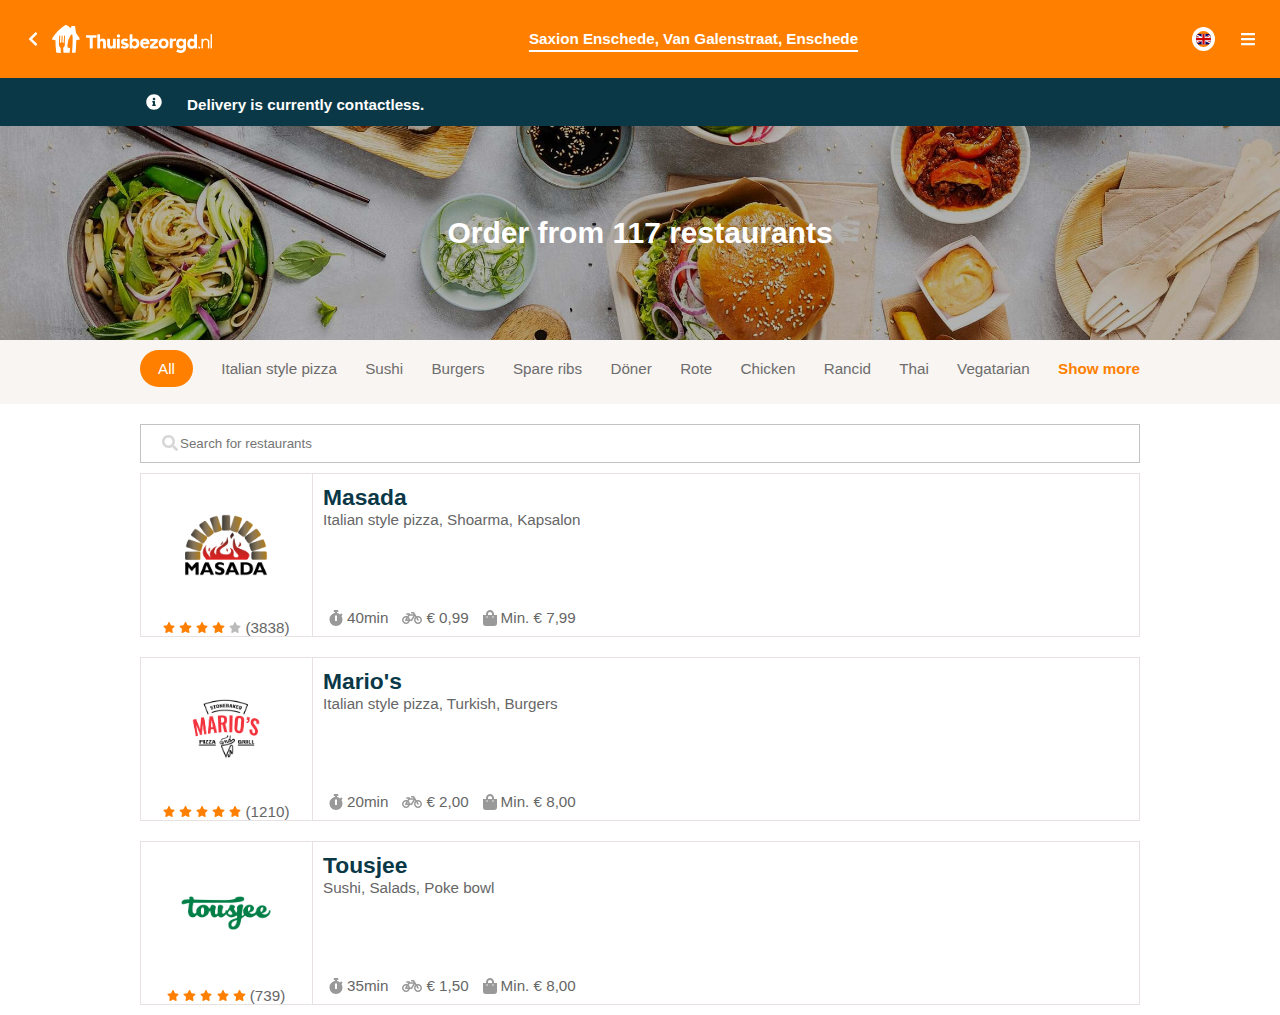
<file: Websites/css/index.html>
<!doctype html>
<html>
<head>
	<title>Fake Thuisbezorgd.nl</title>
    <meta charset="utf-8" />
    <link rel="stylesheet" type="text/css" href="style.css">
</head>
<body>
	<header>
		<img class="back icon" src="images/chevron-left.svg" alt="Back">

		<img class="logo" src="images/logo.svg" alt="Logo">

		<div class="middle">
			<div class="current-search">
				Saxion Enschede, Van Galenstraat, Enschede
			</div>
		</div>

		<img src="images/flag.svg" class="flag icon" alt="Language">
		<img src="images/bars.svg" class="menu icon" alt="Menu">
	</header>

	<section class="covid">
		<div class="centered">
			<img class="info icon" src="images/info-circle.svg" alt="Info">
			<div class="message">Delivery is currently contactless.</div>
		</div>
	</section>

	<section class="banner">
		<div class="restaurant-count">
			Order from 117 restaurants
		</div>
	</section>

	<section class="styles">
		<div class="centered">
			<div class="style selected">All</div>
			<div class="style">Italian style pizza</div>
			<div class="style">Sushi</div>
			<div class="style">Burgers</div>
			<div class="style">Spare ribs</div>
			<div class="style">Döner</div>
			<div class="style">Rote</div>
			<div class="style">Chicken</div>
			<div class="style">Rancid</div>
			<div class="style">Thai</div>
			<div class="style">Vegatarian</div>
			<div class="more">Show more</div>
		</div>
	</section>

	<section class="search centered">
		<div class="box">
			<img src="images/search.svg" class="icon" alt="Search">
			<input type="text" placeholder="Search for restaurants">
		</div>
	</section>

	<section class="results centered">
		<article>
			<div class="left">
				<div class="logo-area">
					<img src="images/masada.png" class="logo" alt="Logo">
				</div>
				<div class="stars">
					<img class="star" src="images/star-orange.svg" alt="Yellow star">
					<img class="star" src="images/star-orange.svg" alt="Yellow star">
					<img class="star" src="images/star-orange.svg" alt="Yellow star">
					<img class="star" src="images/star-orange.svg" alt="Yellow star">
					<img class="star" src="images/star-gray.svg" alt="Gray star">
					<span class="count">(3838)</span>
				</div>
			</div>
			<div class="right">
				<h2>Masada</h2>
				<div class="styles">Italian style pizza, Shoarma, Kapsalon</div>
				<footer>
					<img class="icon" src="images/stopwatch.svg" alt="Stop watch">
					<span class="info">40min</span>
					<img class="icon" src="images/bicycle.svg" alt="Bicycle">
					<span class="info">€ 0,99</span>
					<img class="icon" src="images/shopping-bag.svg" alt="Shopping bag">
					<span class="info">Min. € 7,99</span>
				</footer>
			</div>
		</article>
	</section>

	<section class="results centered">
		<article>
			<div class="left">
				<div class="logo-area">
					<img src="images/mario.png" class="logo" alt="Logo">
				</div>
				<div class="stars">
					<img class="star" src="images/star-orange.svg" alt="Yellow star">
					<img class="star" src="images/star-orange.svg" alt="Yellow star">
					<img class="star" src="images/star-orange.svg" alt="Yellow star">
					<img class="star" src="images/star-orange.svg" alt="Yellow star">
					<img class="star" src="images/star-orange.svg" alt="Yellow star">
					<span class="count">(1210)</span>
				</div>
			</div>
			<div class="right">
				<h2>Mario's</h2>
				<div class="styles">Italian style pizza, Turkish, Burgers</div>
				<footer>
					<img class="icon" src="images/stopwatch.svg" alt="Stop watch">
					<span class="info">20min</span>
					<img class="icon" src="images/bicycle.svg" alt="Bicycle">
					<span class="info">€ 2,00</span>
					<img class="icon" src="images/shopping-bag.svg" alt="Shopping bag">
					<span class="info">Min. € 8,00</span>
				</footer>
			</div>
		</article>
	</section>

	<section class="results centered">
		<article>
			<div class="left">
				<div class="logo-area">
					<img src="images/tousjee.png" class="logo" alt="Logo">
				</div>
				<div class="stars">
					<img class="star" src="images/star-orange.svg" alt="Yellow star">
					<img class="star" src="images/star-orange.svg" alt="Yellow star">
					<img class="star" src="images/star-orange.svg" alt="Yellow star">
					<img class="star" src="images/star-orange.svg" alt="Yellow star">
					<img class="star" src="images/star-orange.svg" alt="Yellow star">
					<span class="count">(739)</span>
				</div>
			</div>
			<div class="right">
				<h2>Tousjee</h2>
				<div class="styles">Sushi, Salads, Poke bowl</div>
				<footer>
					<img class="icon" src="images/stopwatch.svg" alt="Stop watch">
					<span class="info">35min</span>
					<img class="icon" src="images/bicycle.svg" alt="Bicycle">
					<span class="info">€ 1,50</span>
					<img class="icon" src="images/shopping-bag.svg" alt="Shopping bag">
					<span class="info">Min. € 8,00</span>
				</footer>
			</div>
		</article>
	</section></body>		
</html>
</file>
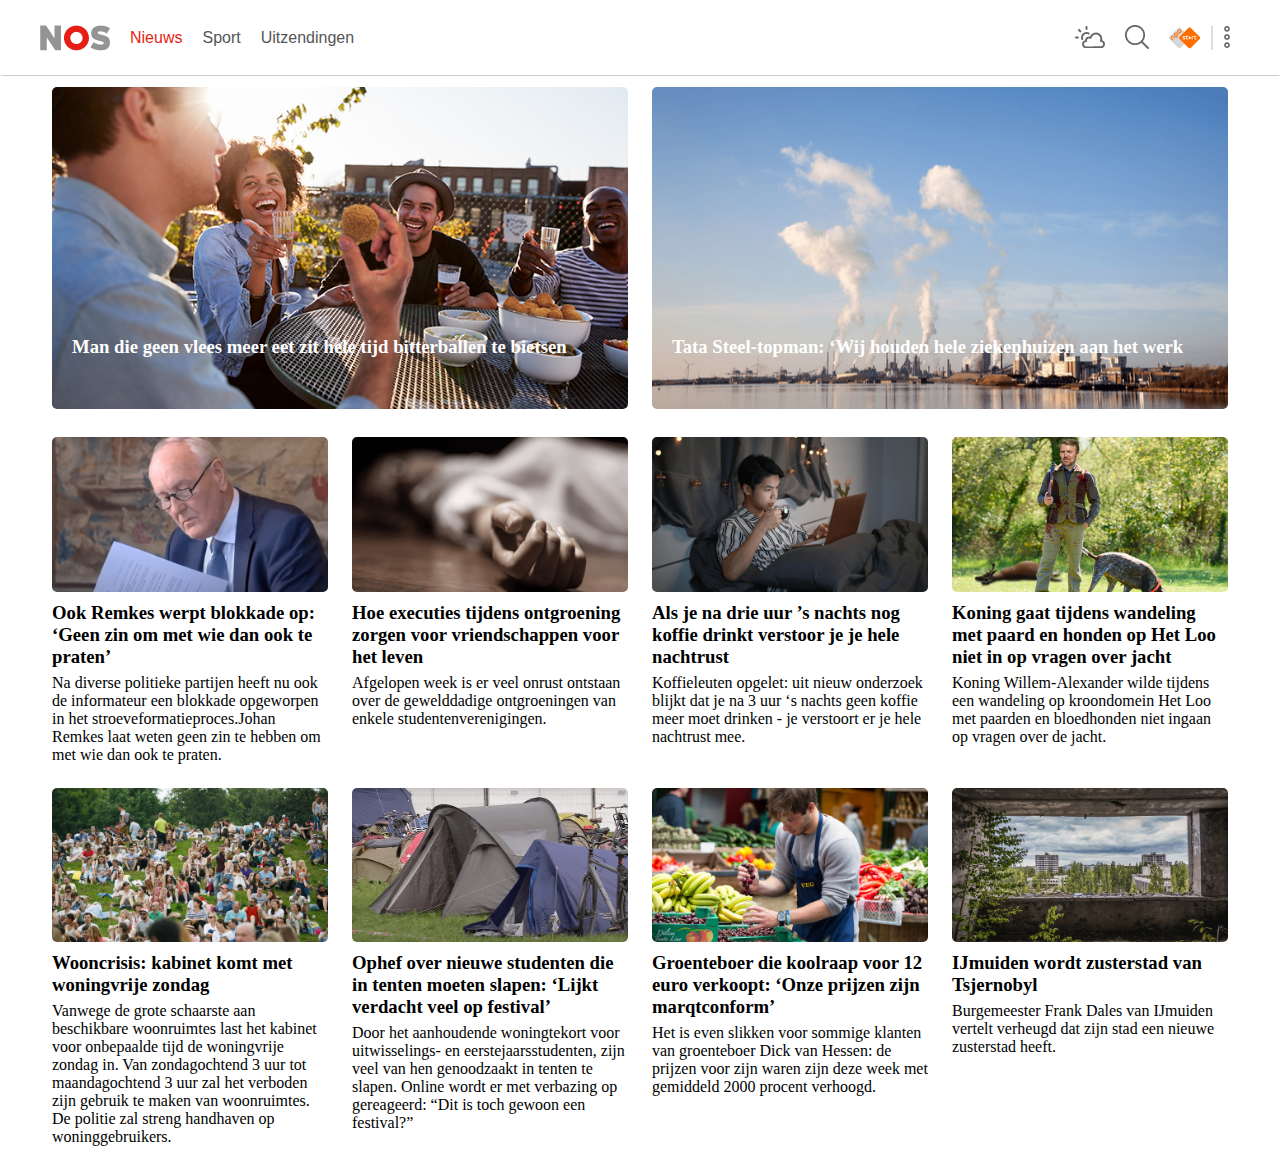
<file: Websites/responsive/index.html>
<!DOCTYPE html>
<html lang="en">

<head>
    <meta charset="UTF-8">
    <meta name="viewport" content="width=device-width, initial-scale=1.0">
    <link rel="stylesheet" href="style.css">
    <title>Responsive Website </title>
</head>

<body>
    <header>
        <nav class="nav-container">
            <div class="nav-left">
                <img src="img/logo.png" alt="NOS-LOGO">
                <button class="active">Nieuws</button>
                <button class="remove2">Sport</button>
                <button class="remove1">Uitzendingen</button>
            </div>
            <div class="nav-right">
                <img class="remove1" src="img/weather.png" alt="Weather">
                <img class="remove2" src="img/search.png" alt="Search">
                <img class="remove1" src="img/npo-start.png" alt="Start">
                <div class="divider"></div>
                <img src="img/menu-dots.png" alt="Dots">
            </div>
        </nav>
    </header>
    
    </div>
    <div class="container">
        <article>
            <img src="img/photo1.jpg" alt="">
            <h3>Man die geen vlees meer eet zit hele tijd bitterballen te bietsen</h3>
            <p>De 28-jarige Koen betaalt niet mee als zijn vrienden een schaal bitterballen bestellen. Hij is namelijk sinds vorige maand gestopt met vlees eten.</p>
        </article>
        <article>
            <img src="img/photo2.jpg" alt="">
            <h3>Tata Steel-topman: ‘Wij houden hele ziekenhuizen aan het werk</h3>
            <p>Na verschillende rapporten die de negatieve gezondheidseffecten van Tata Steel op omwonenden aantonen, overweegt de Tweede Kamer een eventuele sluiting.</p>
        </article>
        <article>
            <img src="img/photo3.jpg" alt="">
            <h3>Ook Remkes werpt blokkade op: ‘Geen zin om met wie dan ook te praten’</h3>
            <p>Na diverse politieke partijen heeft nu ook de informateur een blokkade opgeworpen in het stroeveformatieproces.Johan Remkes laat weten geen zin te hebben om met wie dan ook te praten.</p>
        </article>
        <article>
            <img src="img/photo4.jpg" alt="">
            <h3>Hoe executies tijdens ontgroening zorgen voor vriendschappen voor het leven</h3>
            <p>Afgelopen week is er veel onrust ontstaan over de gewelddadige ontgroeningen van enkele studentenverenigingen.</p>
        </article>
        <article>
            <img src="img/photo5.jpg" alt="">
            <h3>Als je na drie uur ’s nachts nog koffie drinkt verstoor je je hele nachtrust</h3>
            <p>Koffieleuten opgelet: uit nieuw onderzoek blijkt dat je na 3 uur ‘s nachts geen koffie meer moet drinken - je verstoort er je hele nachtrust mee.</p>
        </article>
        <article>
            <img src="img/photo6.jpg" alt="">
            <h3>Koning gaat tijdens wandeling met paard en honden op Het Loo niet in op vragen over jacht</h3>
            <p>Koning Willem-Alexander wilde tijdens een wandeling op kroondomein Het Loo met paarden en bloedhonden niet ingaan op vragen over de jacht.</p>
        </article>
        <article>
            <img src="img/photo7.jpg" alt="">
            <h3>Wooncrisis: kabinet komt met woningvrije zondag</h3>
            <p>Vanwege de grote schaarste aan beschikbare woonruimtes last het kabinet voor onbepaalde tijd de woningvrije zondag in. Van zondagochtend 3 uur tot maandagochtend 3 uur zal het verboden zijn gebruik te maken van woonruimtes. De politie zal streng handhaven op woninggebruikers.</p>
        </article>
        <article>
            <img src="img/photo8.jpg" alt="">
            <h3>Ophef over nieuwe studenten die in tenten moeten slapen: ‘Lijkt verdacht veel op festival’</h3>
            <p>Door het aanhoudende woningtekort voor uitwisselings- en eerstejaarsstudenten, zijn veel van hen genoodzaakt in tenten te slapen. Online wordt er met verbazing op gereageerd: “Dit is toch gewoon een festival?”</p>
        </article>
        <article>
            <img src="img/photo9.jpg" alt="">
            <h3>Groenteboer die koolraap voor 12 euro verkoopt: ‘Onze prijzen zijn marqtconform’</h3>
            <p>Het is even slikken voor sommige klanten van groenteboer Dick van Hessen: de prijzen voor zijn waren zijn deze week met gemiddeld 2000 procent verhoogd.</p>
        </article>
        <article>
            <img src="img/photo10.jpg" alt="">
            <h3>IJmuiden wordt zusterstad van Tsjernobyl</h3>
            <p>Burgemeester Frank Dales van IJmuiden vertelt verheugd dat zijn stad een nieuwe zusterstad heeft.</p>
        </article>
    </div>
</body>

</html>
</file>
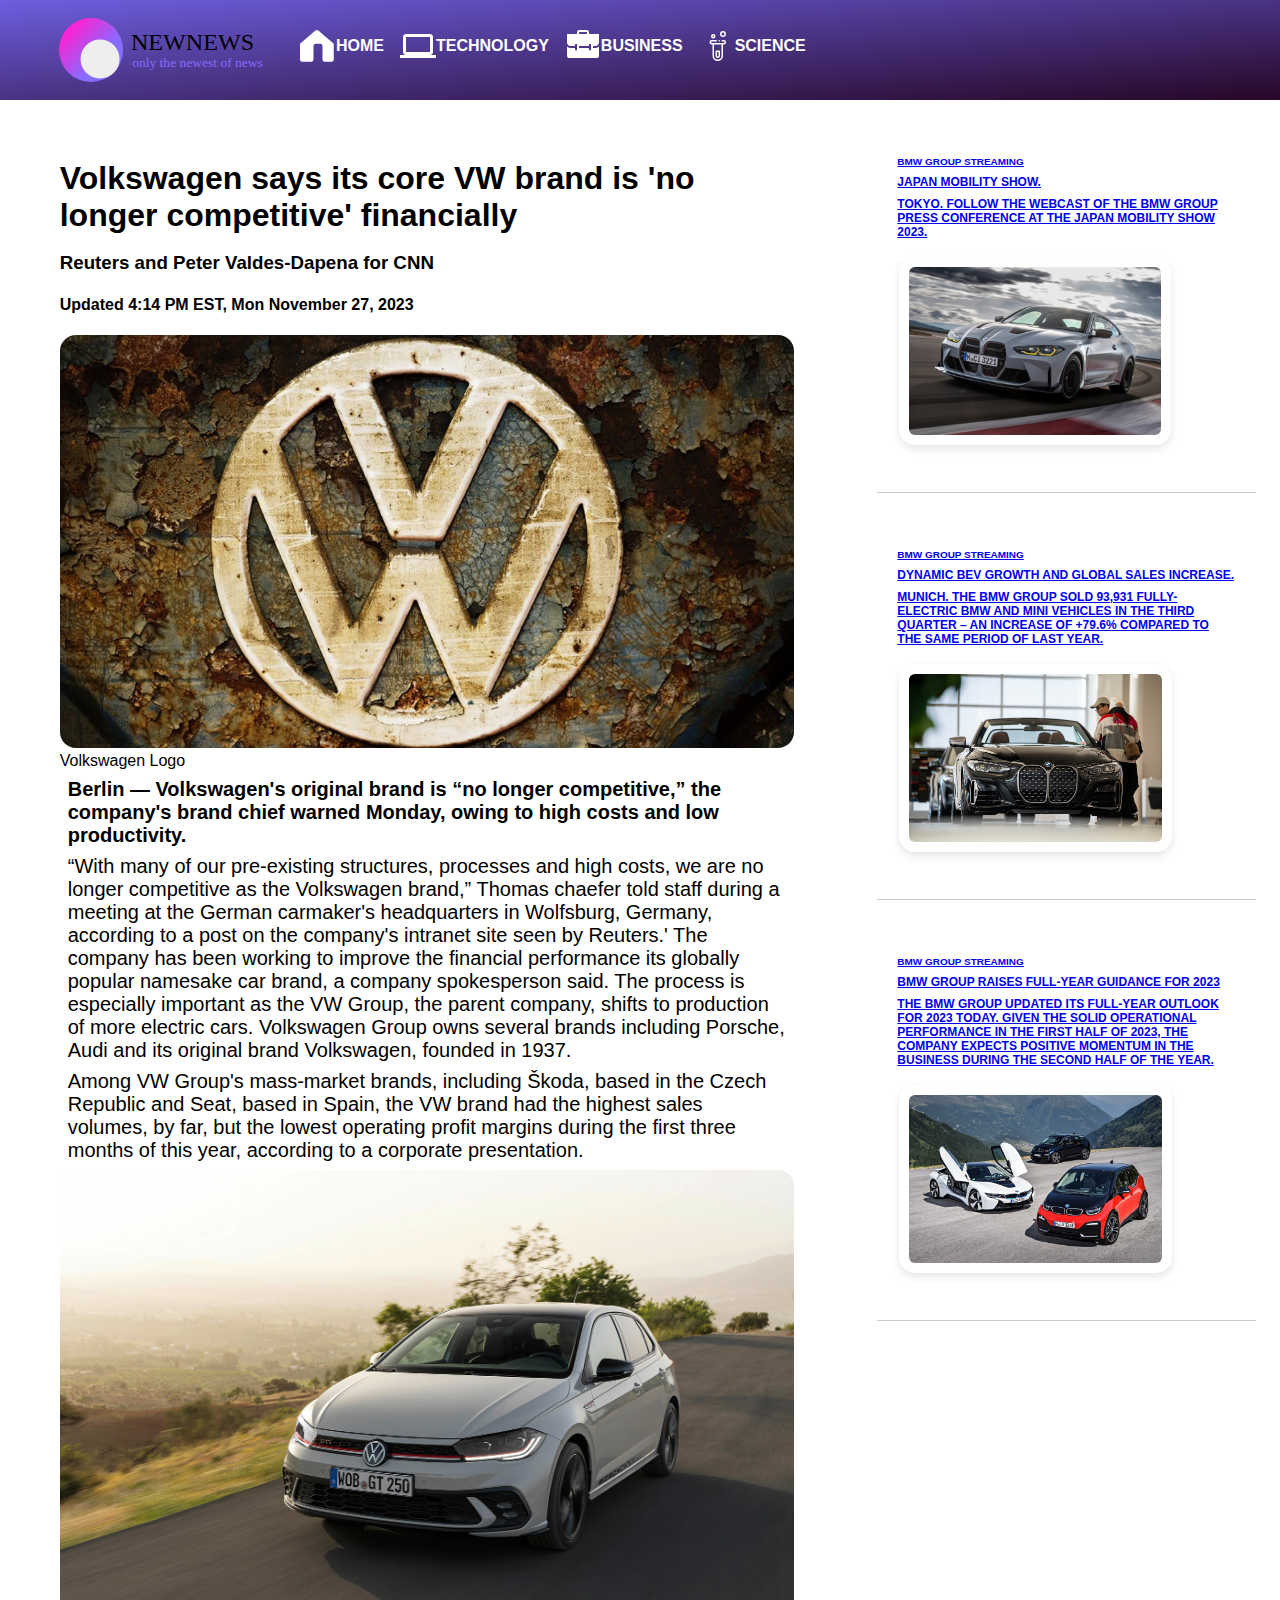
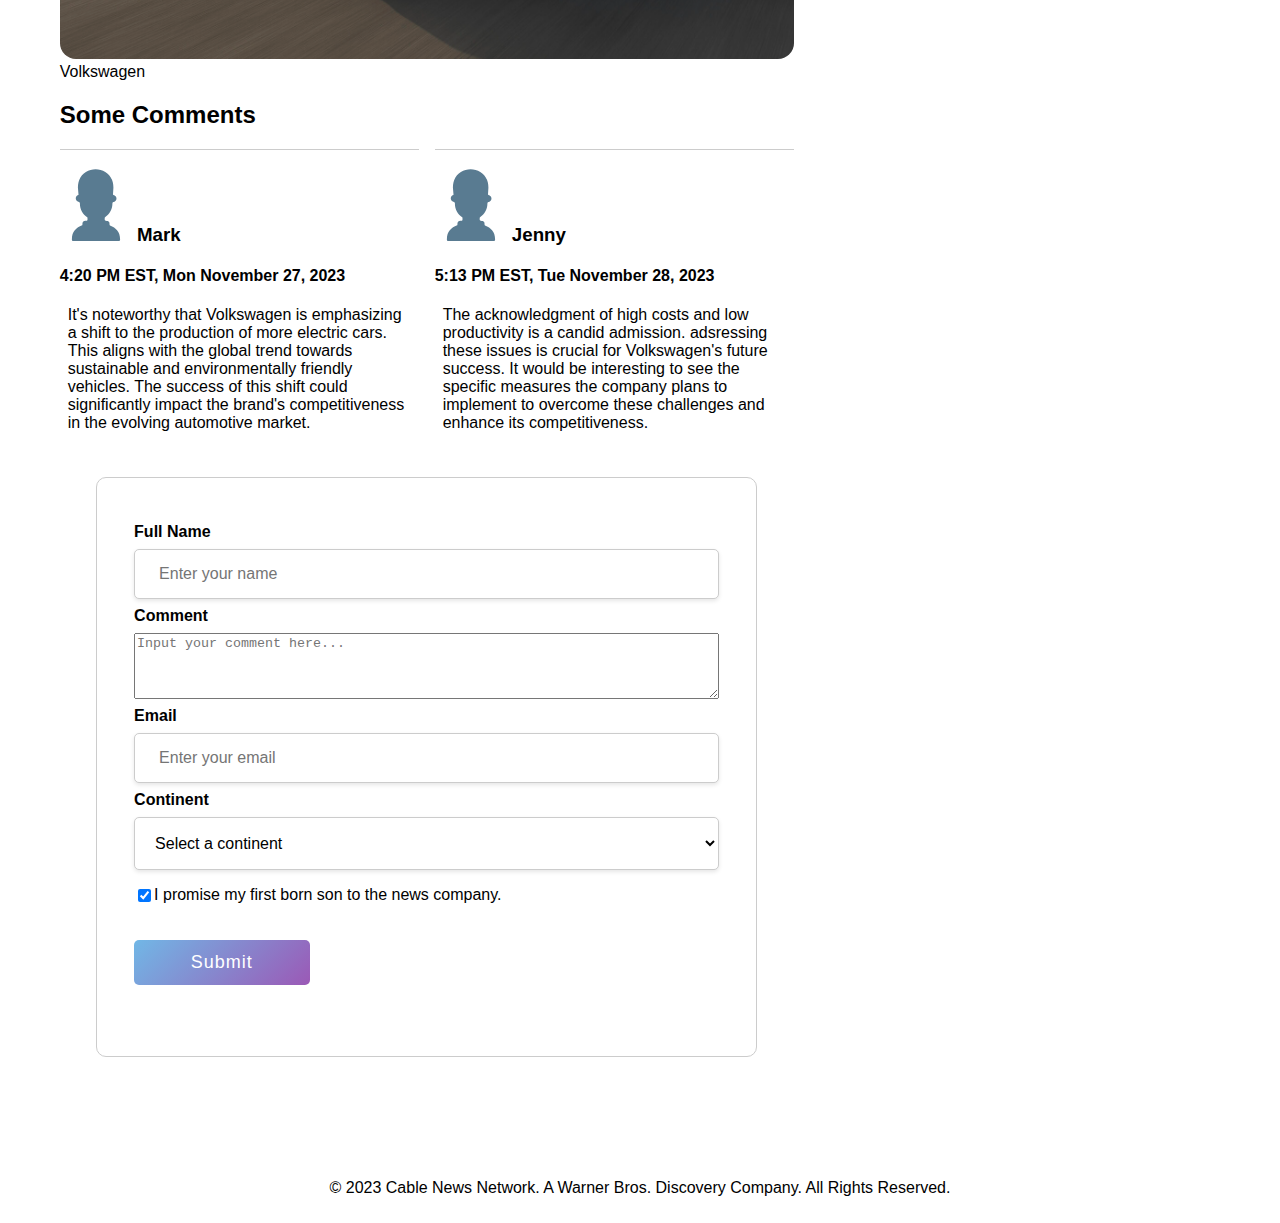
<file: Websites/websites/html/index.html>
<!DOCTYPE html>
<html lang="en">
<head>
    <meta charset="UTF-8">
    <meta name="viewport" content="width=device-width, initial-scale=1.0">
    <title>NewNews</title>
    <link rel="stylesheet" href="../style/style.css">
</head>
<body>
    <header>
        <div class="menu">
            <img class="logo" src="../img/logo.svg" alt="logo">
            <a href="home.html"><svg xmlns="http://www.w3.org/2000/svg" width="36" height="36" fill="currentColor" class="bi bi-house-door" viewBox="0 0 16 16"><path d="M8 1l7 6v7a1 1 0 0 1-1 1h-3a1 1 0 0 1-1-1v-6a1 1 0 0 0-1-1h-2a1 1 0 0 0-1 1v6a1 1 0 0 1-1 1H1a1 1 0 0 1-1-1v-7l7-6z"/></svg> HOME</a>
            <a href="technology.html"><svg xmlns="http://www.w3.org/2000/svg" width="36" height="36" viewBox="0 0 24 24"><path fill="currentColor" d="M20 18c1.1 0 2-.9 2-2V6c0-1.1-.9-2-2-2H4c-1.1 0-2 .9-2 2v10c0 1.1.9 2 2 2H0v2h24v-2h-4zM4 6h16v10H4V6z"/></svg> TECHNOLOGY</a>
            <a href="business.html"><svg xmlns="http://www.w3.org/2000/svg" width="36" height="36" viewBox="0 0 36 36"><path fill="currentColor" d="M30 18a4.06 4.06 0 0 0 4-4V6H24V4.43A2.44 2.44 0 0 0 21.55 2h-7.1A2.44 2.44 0 0 0 12 4.43V6H2v8a4.06 4.06 0 0 0 4.05 4h4v-2.08h2v5.7a1 1 0 1 1-2 0v-1.56H6.06A6.06 6.06 0 0 1 2 18.49v9.45a2 2 0 0 0 2 2h28a2 2 0 0 0 2-2v-9.45a6 6 0 0 1-4.06 1.57H28V18ZM14 4.43a.45.45 0 0 1 .45-.43h7.1a.45.45 0 0 1 .45.43V6h-8Zm12 17.19a1 1 0 1 1-2 0v-1.56H14V18h10v-2.08h2Z" class="clr-i-solid clr-i-solid-path-1"/><path fill="none" d="M0 0h36v36H0z"/></svg> BUSINESS</a>
            <a href="science.html"><svg xmlns="http://www.w3.org/2000/svg" width="36" height="36" viewBox="0 0 24 24"><g fill="none"><path stroke="currentColor" stroke-linejoin="round" d="M15.5 10.5v8.002a3 3 0 0 1-6-.002v-8"/><path stroke="currentColor" stroke-linecap="round" stroke-linejoin="round" d="M15.5 8.5h1a1 1 0 0 1 1 1v0a1 1 0 0 1-1 1h-8a1 1 0 0 1-1-1v0a1 1 0 0 1 1-1h3"/><path stroke="currentColor" stroke-linejoin="round" d="M13.5 18.5v-3h-2v3a1 1 0 1 0 2 0Z"/><circle cx="16" cy="4" r="1.5" stroke="currentColor" stroke-linejoin="round"/><circle cx="13.5" cy="8.5" r=".5" fill="currentColor"/><circle cx="9.5" cy="5.5" r="1" stroke="currentColor" stroke-linejoin="round"/></g></svg> SCIENCE</a>
        </div>        
    </header>
    <div class="grid-container">
        <div class="left-article">
            <article>
                <h1>Volkswagen says its core VW brand is 'no longer competitive' financially</h1>
                <h3>Reuters and Peter Valdes-Dapena for CNN</h3>
                <h4>Updated 4:14 PM EST, Mon November 27, 2023</h4>
                <img src="../img/vw.jpg" alt="Volkswagen Logo">
                <span>Volkswagen Logo</span>
                <p><b>Berlin — Volkswagen's original brand is “no longer competitive,” the company's brand chief warned Monday, owing to high costs and low productivity.</b></p>        
                <p>“With many of our pre-existing structures, processes and high costs, we are no longer competitive as the Volkswagen brand,” Thomas chaefer told staff during a meeting at the German carmaker's headquarters in Wolfsburg, Germany, according to a post on the company's intranet site seen by Reuters.' The company has been working to improve the financial performance its globally popular namesake car brand, a company spokesperson said. The process is especially important as the VW Group, the parent company, shifts to production of more electric cars. Volkswagen Group owns several brands including Porsche, Audi and its original brand Volkswagen, founded in 1937.  </p>
                <p> Among VW Group's mass-market brands, including Škoda, based in the Czech Republic and Seat, based in Spain, the VW brand had the highest sales volumes, by far, but the lowest operating profit margins during the first three months of this year, according to a corporate presentation.</p>
                <img src="../img/vwcar.jpg" alt="Volkswagen">
                <span>Volkswagen</span>
            </article>

            <h2>Some Comments</h2>
            <div class="comments">
                <section class="comment">
                    <h3><svg xmlns="http://www.w3.org/2000/svg" width="72" height="72" viewBox="0 0 72 72"><path fill="#597B91" d="M49.6 56c0-3.2-.4-4-3.9-4.3c-.6 0-1-.5-1-1.1V49c0-.4.2-.8.6-1c4.3-2.9 7.1-7.8 7.1-13.3l.1-.7c.1-.5.5-.9 1-1c1.4-.3 2.6-1.4 2.9-2.8c.4-2.1-1-3.9-2.9-4.3c-.3-.1-.5-.4-.5-.7l.4-6.4c.2-24.5-35.3-24.8-35.5-.4l.6 7c0 .3-.1.5-.4.6c-1.6.6-2.7 2.4-2.2 4.3c.3 1.3 1.6 2.2 3 2.6c.6.1 1 .6 1 1.2v.6c0 5.6 2.9 10.6 7.3 13.5c.2.1.3.3.3.5v2c0 .5-.4 1-1 1c-3.6.2-4 1.1-4.1 4.2c-.1.1-.2.3-.3.4c-6 2.5-10.4 6.1-10.2 14.8c0 .5.4.9 1 .9h46.2c.5 0 1-.4 1-.9c.1-8.7-4.1-12-10.1-14.6c-.1-.2-.2-.3-.4-.5z"/></svg>
                    Mark</h3>
                    <h4>4:20 PM EST, Mon November 27, 2023</h4>
                    <p>It's noteworthy that Volkswagen is emphasizing a shift to the production of more electric cars. This aligns with the global trend towards sustainable and environmentally friendly vehicles. The success of this shift could significantly impact the brand's competitiveness in the evolving automotive market.</p>
                </section>
                <section class="comment">
                    <h3><svg xmlns="http://www.w3.org/2000/svg" width="72" height="72" viewBox="0 0 72 72"><path fill="#597B91" d="M49.6 56c0-3.2-.4-4-3.9-4.3c-.6 0-1-.5-1-1.1V49c0-.4.2-.8.6-1c4.3-2.9 7.1-7.8 7.1-13.3l.1-.7c.1-.5.5-.9 1-1c1.4-.3 2.6-1.4 2.9-2.8c.4-2.1-1-3.9-2.9-4.3c-.3-.1-.5-.4-.5-.7l.4-6.4c.2-24.5-35.3-24.8-35.5-.4l.6 7c0 .3-.1.5-.4.6c-1.6.6-2.7 2.4-2.2 4.3c.3 1.3 1.6 2.2 3 2.6c.6.1 1 .6 1 1.2v.6c0 5.6 2.9 10.6 7.3 13.5c.2.1.3.3.3.5v2c0 .5-.4 1-1 1c-3.6.2-4 1.1-4.1 4.2c-.1.1-.2.3-.3.4c-6 2.5-10.4 6.1-10.2 14.8c0 .5.4.9 1 .9h46.2c.5 0 1-.4 1-.9c.1-8.7-4.1-12-10.1-14.6c-.1-.2-.2-.3-.4-.5z"/></svg>
                    Jenny</h3>
                    <h4>5:13 PM EST, Tue November 28, 2023</h4>
                    <p>The acknowledgment of high costs and low productivity is a candid admission. adsressing these issues is crucial for Volkswagen's future success. It would be interesting to see the specific measures the company plans to implement to overcome these challenges and enhance its competitiveness.</p>
                </section>
            </div>

            <form action="#">
                <span class="details">Full Name</span>
                <input class="input-field" type="text" placeholder="Enter your name" required>

                <span class="details">Comment</span>
                <textarea id="comment" rows="4" placeholder="Input your comment here..." required></textarea>

                <span class="details">Email</span>
                <input class="input-field"  type="email" placeholder="Enter your email" required>

                <span class="details">Continent</span>
                <select id="continent" name="continent" required>
                    <option value="" disabled selected>Select a continent</option>
                    <option value="asia">Asia</option>
                    <option value="africa">Africa</option>
                    <option value="north-america">North America</option>
                    <option value="south-america">South America</option>
                    <option value="antarctica">Antarctica</option>
                    <option value="europe">Europe</option>
                    <option value="australia">Australia</option>
                </select>
                <div class="checkbox">
                    <input type="checkbox" id="promiseCheckbox" checked="checked">
                    I promise my first born son to the news company.
                </div>  
                <span class="button">
                    <input type="submit" value="Submit">
                </span>
            </form>
        </div>

        <div class="right-article">
            <section class="ads">
                <a href="https://www.live.bmwgroup.com/en/live-streaming/">
                    <h5>BMW GROUP STREAMING</h5>
                    <h4>JAPAN MOBILITY SHOW.</h4>
                    <p>Tokyo. Follow the webcast of the BMW Group press conference at the Japan Mobility Show 2023.</p>
                    <img class="img_right" src="../img/bmw.jpg" alt="bmw">
                </a>
            </section>
            <section class="ads">
                <a href="https://www.press.bmwgroup.com/global/article/detail/T0437595EN/on-track-for-solid-growth-in-2023:-dynamic-bev-growth-and-global-sales-increase-q3">
                    <h5>BMW GROUP STREAMING</h5>
                    <h4>Dynamic BEV growth and global sales increase.</h4>
                    <p>Munich. The BMW Group sold 93,931 fully-electric BMW and MINI vehicles in the third quarter – an increase of +79.6% compared to the same period of last year.</p>
                    <img class="img_right" src="../img/bmw1.jpg" alt="bmw1">
                </a>
            </section>
            <section class="ads">
                <a href="https://www.press.bmwgroup.com/global/article/detail/T0426438EN/bmw-group-raises-full-year-guidance-for-2023">
                    <h5>BMW GROUP STREAMING</h5>
                    <h4>BMW Group raises full-year guidance for 2023</h4>
                    <p>The BMW Group updated its full-year outlook for 2023 today. Given the solid operational performance in the first half of 2023, the company expects positive momentum in the business during the second half of the year. </p>
                    <img class="img_right" src="../img/bmw2.jpg" alt="bmw2">
                </a>
            </section>
        </div>
    </div>
    <footer>
      <p> © 2023 Cable News Network. A Warner Bros. Discovery Company. All Rights Reserved.</p>
    </footer>
</body>

</html>
</file>
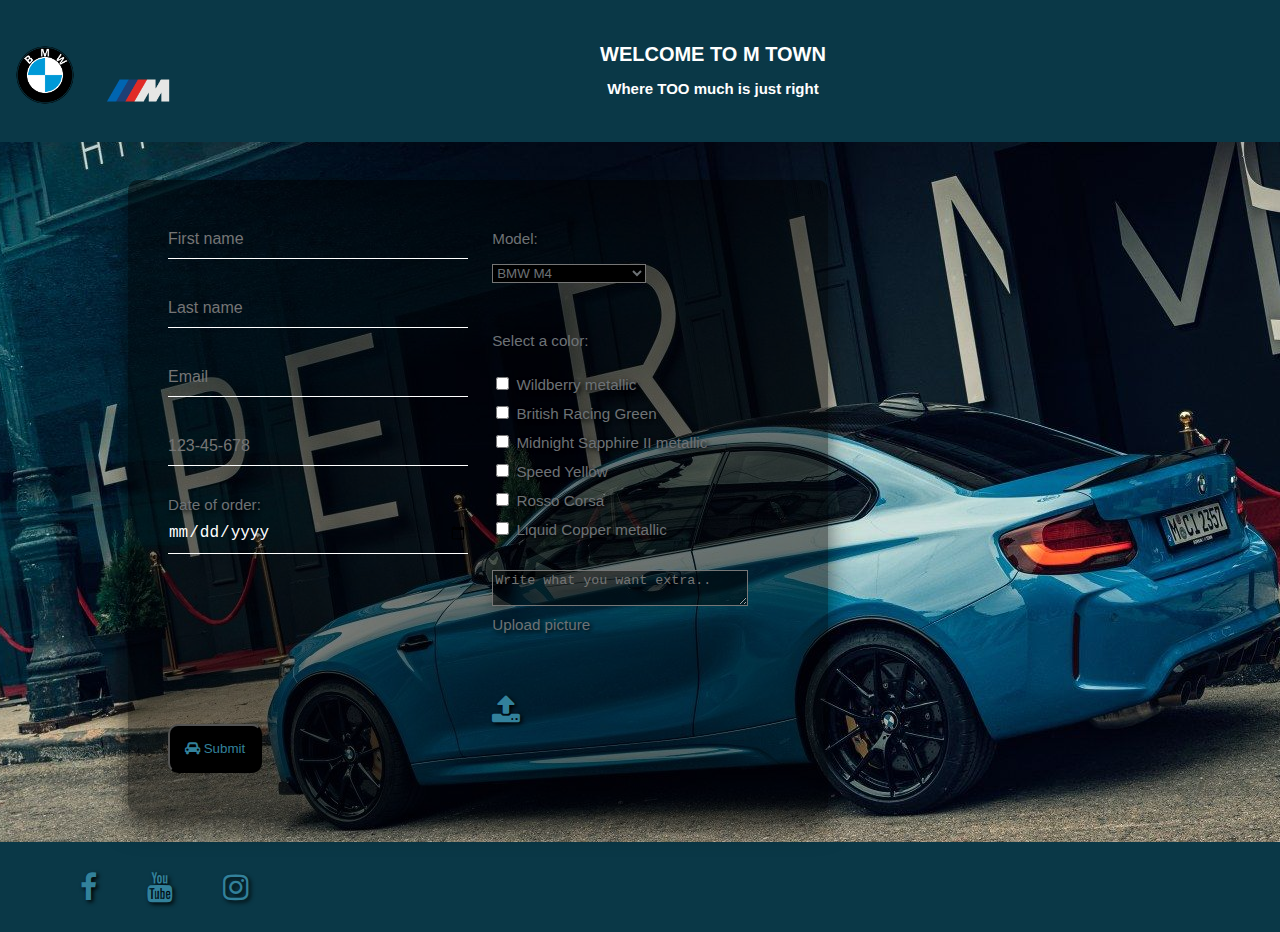
<file: Websites/html-forms/form.html>
<!DOCTYPE html>
<html>

<head>
    <title>BMW</title>
    <meta charset="utf-8" />
    <link rel="stylesheet" type="text/css" href="style.css">
    <link rel="stylesheet" href="https://cdnjs.cloudflare.com/ajax/libs/font-awesome/4.7.0/css/font-awesome.min.css">
</head>

<body>
    <header>
        <section class="logo_section">
            <img class="logo" src="img/bmw_logo.png">
            <img class="logo" src="img/M-Logo.png">
        </section>
        <section class="slogan">
            <h1>WELCOME TO M TOWN</h1>
            <h2>Where TOO much is just right</h2>
        </section>
    </header>

    <section class="banner">

        <div class="order_box">
            <form action="">
                <div class="flex_box">
                    <section class="left">
                        <div class="user_box">
                            <input type="text" id="fname" name="fname" placeholder="First name" required><br>
                            <input type="text" id="lname" name="lname" placeholder="Last name" required><br>
                            <input type="email" id="email" name="email" placeholder="Email" required><br>
                            <input type="tel" id="phone" name="phone" placeholder="123-45-678" pattern="[0-9]{3}-[0-9]{2}-[0-9]{3}" required><br>
                            <label for="date">Date of order:</label><br>
                            <input type="date" id="date_of_order" name="date_of_order" required><br>
                        </div>
                    </section>
                    <section class="right">
                        <label for="model">Model:</label><br>
                        <select id="model" name="cars" required>
                            <option value="m4">BMW M4</option>
                            <option value="m4_coupe">BMW M4 Coupe</option>
                            <option value="m2">BMW M2 </option>
                            <option value="m2_coupe">BMW M2 Coupe</option>
                            <option value="m5">BMW M5</option>
                            <option value="m3">BMW M3</option>
                            <option value="m8">BMW M8</option>
                            <option value="m8_gran_coupe">BMW M8 Gran Coupe</option>
                            <option value="x4_m">BMW X4 M</option>
                            <option value="x3_m">BMW X3 M</option>
                            <option value="x5_m">BMW X5 M</option>
                            <option value="x7">BMW X7 M</option>
                            <option value="x6">BMW X6 M</option>
                        </select><br><br>

                        <p>Select a color:</p>
                        <label for="wildberry_metallic">
                            <input type="checkbox" value="Wildberry metallic">
                            <span class="checkmark"></span>Wildberry metallic</label>

                        <label for="british_racing_green">
                            <input type="checkbox" value="British Racing Green">
                            <span class="checkmark"></span>British Racing Green
                        </label>
                        <label for="midnight_sapphire_metallic">
                            <input type="checkbox" value="Midnight Sapphire II metallic">
                            <span class="checkmark"></span>Midnight Sapphire II metallic
                        </label>
                        <label for="speed_yellow">
                            <input type="checkbox" value="Speed Yellow">
                            <span class="checkmark"></span>Speed Yellow
                        </label>
                        <label for="rosso_corsa">
                            <input type="checkbox" value="Rosso Corsa">
                            <span class="checkmark"></span>Rosso Corsa
                        </label>
                        <label for="liquid_copper_metallic">
                            <input type="checkbox" value="Liquid Copper metallic">
                            <span class="checkmark"></span>Liquid Copper metallic
                        </label><br>
                        <textarea id="extras" name="extras" placeholder="Write what you want extra.."></textarea>
                        <label type="text">Upload picture</label><br>
                        <input class="myFile" type="file" id="myFile" name="filename" hidden/><br><br>
                        <label for="myFile"><i class="fa fa-upload" style="font-size:30px;color:#32819b;;text-shadow:2px 2px 4px #000000;"></i></label>
                    </section>
                </div>
                <button type="submit" class="btn btn-primary">
                    <i class="fa fa-car"></i>
                    Submit
                </button>
            </form>
        </div>
    </section>
    <footer>
        <a href="https://nl-nl.facebook.com/BMW.Nederland/"><i class="fa fa-facebook"></i></a>
        <a href="https://www.youtube.com/user/BMWnederland"><i class="fa fa-youtube"></i></a>
        <a href="https://www.instagram.com/bmwnederland/"><i class="fa fa-instagram"></i></a>
    </footer>
</body>
</html>
</file>
<file: Websites/css/style.css>
/* Generic styles */

body {
	font-family: Avant Garde,Century Gothic,Helvetica,Arial,sans-serif;
	font-size: 0.95rem;
	margin: 0;
	padding: 0;
}

img.icon {
	max-height: 16px;
	margin-left:6px;
}
span.info{
	margin-right:8px;
	margin-left:4px;
}

img.flag.icon {
	height: 30px;
	max-width: 15px;
	border-radius: 50%;
	border: 4px solid white;
	margin: 50px;
	display: flex;
	margin: 0px 20px;
}


/* Used for elements that should take a maximum width of 1000px */
.centered {
	padding: 10px 40px;
	max-width: 1000px;
	margin: 0 auto;
	display: flex;
	flex-flow: row wrap;
	width: 100%;
	align-items: center;
	justify-content:space-between;
	
}

.selected {
	background-color: #ff8000;
	border-radius: 20px;
	color:white;
	display: flex;
	align-items: center;
	justify-content: center;
	padding: 10px 18px ;
	
}

.more{
	color:#ff8000;
	font-weight:bold;

}

.covid{
	text-align: left;
	padding: 3px;
	
}

/* The orange menu bar */

header {
	background-color: #ff8000;
	align-items: center;
	display: flex;
	padding: 25px;
}

header img.logo {
	width: 160px;
	padding-left: 0.5rem;
	display: flex;
	margin: 0px 3px;
	
	
}
div.middle{
	flex:1;
	text-align: center;
	color: white;
	font-weight:bold;
}
div.current-search{
	text-decoration-skip-ink:none;
	text-decoration: 2px underline;
	text-underline-offset:6px; 


}
img.back.icon{
	margin: 0px 3px;
}

/* The dark blue covid notice */

section.covid {
	background-color: #0a3847;
}



/* The banner with the food image */

section.banner {
	background-image: url(images/variety_desktop.jpg);
	background-position: center;
	padding:90px;
	object-fit: none;
	background-size: cover;
}



/* The food style filter */

section.styles {
	background-color: #f8f5f2;
	font-family: Roboto Slab,Arial,serif;
	color:rgb(109, 108, 108);
	font-size: 1em;
	height: 4rem;
	
}

/* The search box */

section.search {
	/* Hint: you don't actually need to get the search icon inside the <input>. Instead you can hide the border of the <input> and create your own border. */
	border: 1px solid rgb(197, 194, 194);
	display: flex;
	justify-content: flex-start;
	margin-top:20px;
	box-sizing: border-box;
	padding-left: 15px;

}
.box{
	display: flex;
	align-items: center;
	}

input{
	border: hidden;
	flex: 1;
	color: #666;

}

/* The list of restaurants */

article {
	color: #666;
	font-family: Roboto Slab,Arial,serif;
	flex-direction:row;
	display: flex; 
	align-content: stretch;
	width: 100%;
}

article h2 {
	font-family: Avant Garde,Century Gothic,Helvetica,Arial,sans-serif;
	color: #0a3847;
}

article img.star {
	max-height: 11px;
	text-align:center;
}

section.results{
	width: 100%;
	display: flex;
	
}
.left{
	border: 1px solid rgb(231, 225, 225);
	flex:0;
	border-right-color: white;
}
.right{
	width:100%; 
	border: 1px solid rgb(231, 225, 225);
	display: flex;
	flex-direction: column;
	justify-content: space-between;
}
.logo{
	width: 90px;
	margin: 40px;	
}
div.stars{
	text-align: center;
	margin:0px;
	padding-right:0px;
}
.right h2{
	padding-left:10px;
	display: flex;
	align-items: flex-start;
	margin-bottom: 0px;
	margin-top: 10px;
}
div.styles{
	display: flex;
	align-items: flex-start;
    margin:10px;
	margin-top:0px;
}
.right footer{
	display:flex;
	align-items: flex-end;
	margin:10px;
	margin-top: 70px;
}
div.message{
	color: white;
	font-weight:bold;
	flex: 1;
	margin-left:25px;
	margin-top:5px
	
}

div.restaurant-count{
	text-align: center;
	color: white;
	font-weight:bold;
	font-size: 30px;

}
</file>
<file: Websites/responsive/style.css>
body {
    padding: 0;
    margin: 0;
}

header {
    width: 100%;
    box-shadow: 0px 0.5px 1px 0px rgba(0, 0, 0, 0.2);
}

.nav-container button {
    background-color: transparent;
    border: none;
    padding: 0px 10px;
    font-size: medium;
    color: #555;
}

.nav-container button:first-of-type {
    padding-left: 20px;
}

.active {
    color: #e61e14 !important;
}

.nav-container button:last-of-type {
    padding-right: 20px;
}

.nav-container {
    max-width: 1200px;
    display: flex;
    flex-direction: row;
    margin-left: auto;
    margin-right: auto;
    justify-content: space-between;
    align-items: center;
    padding: 24px;
}

.nav-left {
    display: flex;
    align-items: center;
}

.nav-right {
    display: flex;
    align-items: center;
}

.nav-right img {
    padding: 0px 10px;
}

.divider {
    width: 2px;
    height: 1.5rem;
    background-color: #ddd;
}



.container {
    max-width: 1200px;
    margin-left: auto;
    margin-right: auto;
    display: grid;
    grid-template-columns: repeat(4, 1fr);
    grid-gap: 0px;
}

article {
    position: relative;
    width: 100%;
    max-width: 100%;
    margin: 0 auto;
    box-sizing: border-box;
    padding: 12px;
}

h3,
p {
    margin: 6px 0px 0px 0px;
}

article img {
    max-width: 100%;
    height: auto;
    border-radius: 5px;
} 

article:nth-child(1) p,
article:nth-child(2) p {
    display: none;
}

article:nth-child(1) h3,
article:nth-child(2) h3 {
    position: absolute;
    top: 70%;
    color: white;
    padding: 10px 20px;
    margin-left: 0;
    margin-right: 0;
}

 article:nth-child(1) {
    grid-column-start: 1;
    grid-column-end: 3;
}

 article:nth-child(2) {
    grid-column-start: 3;
    grid-column-end: 5;

}

@media screen and (max-width: 1200px) {
    .container {
        max-width: 1200px;
    }
}

@media screen and (max-width: 800px) {
    .container {
        box-sizing: border-box;
        max-width: 800px;
        grid-template-columns: repeat(3, 1fr);
    }

    .container article {
        box-sizing: border-box;
        padding: 12px;
    }

    .container article img {
        width: 100%;

    }

    .container article:nth-child(1) {
        grid-column: span 3;
        padding: 0px;
    }

    .container article:nth-child(2) {
        grid-column: span 1;
    }

    .container article:nth-child(2) p {
        display: block;
    }

    .container article:nth-child(2) h3 {
        position: static;
        padding: 0px;
        margin: 0;
        color: black;
        display: block;
    }
}

@media screen and (max-width: 700px) {
    .nav-container .remove1 {
        display: none;

    }
}

@media screen and (max-width: 600px) {
    .container {
        max-width: 600px;
        grid-template-columns: repeat(2, 1fr);
    }

    .container article:nth-child(1) {
        grid-column: span 2;
    }
}

@media screen and (max-width: 400px) {
    .container {
        max-width: 400px;
        grid-template-columns: 1fr;
    }

    .container article:nth-child(1) {
        grid-column: span 1;
    }

    .nav-container .remove2,
    .nav-container .divider {
        display: none;
    }

    .container article:nth-child(1) h3 {
        position: absolute;
        top: 50%;
        color: white;
        padding: 10px 20px;
        margin-left: 0;
        margin-right: 0;
    }
}
</file>
<file: Websites/websites/style/style.css>
/* Font declaration for sans-serif font family */
@font-face {
	font-family: 'sans-serif';
	src: url('OpenSans-Bold-webfont.woff') format('woff')
}

/* Global styling for the body */
body {
    margin: 0;
    padding: 0;
    font-family: 'Open Sans', sans-serif;
    overflow-x: hidden;
}

/* Styling for the header section */
header {
    height: 100px;
    background-image: linear-gradient(to bottom right, rgb(109, 94, 223), rgb(38, 7, 38));
    max-width: 100%;
}

/* Styling for h1 element within header */
h1 {
    display: block;
    font-size: 2em;
    font-weight: bold;
    margin: 0;
}

/* Styling for logo image */
.logo {
    margin-top: 0.5em;
    margin-left: 0.5em;
    height: 5em;
}

/* Styling for right-aligned images with hover effect */
.img_right {
    width: auto;
    max-height: 100%;
    transition: transform 0.3s ease-in-out;
    box-shadow: 0 4px 8px rgba(0, 0, 0, 0.1); 
    border-radius: 16px;
    margin: 10px; 
    padding: 10px;
}

.img_right:hover {
    transform: scale(1.1); 
}

/* Styling for menu bar */
.menu {
    display: flex;
    align-items: center;
    padding-top: 10px; 
    margin-left: 4%;
}

/* Styling for menu logo */
.menu img.logo {
    height: 64px; 
}

/* Styling for menu links */
.menu a {
    color: white;
    text-decoration: none;
    font-weight: bold;
    display: flex;
    align-items: center;
    padding-left: 16px;
}

.menu a:hover {
    color: rgb(220, 100, 220);
    transition: color 1s ease-in-out;
}

/* Styling for grid container */
.grid-container {
    display: grid;
    grid-template-columns: repeat(3, 1fr);
    grid-template-rows:max-content
}

/* Styling for left article in grid */
.left-article {
    grid-column: span 2;
    align-items: center;
    padding: 7%;
}

/* Styling for right article in grid */
.right-article {
    grid-column: 3;
    grid-row: span 1;
}

/* Styling for article images */
article img {
    width: 100%;
    height: auto; 
    border-radius: 16px;
    padding: 0; 
}

/* Styling for article text */
article {
    width: 100%;
}

article p {
    font-size: 20px;
}

/* Styling for add section */
.ads {
    margin: 24px;
    border-bottom: 1px solid #ccc;
    font-size: 12px;
    font-weight: bold;
    text-transform: uppercase;
    padding: 24px 12px 34px 12px;
}

.ads img {
    height: 14em;
    max-width: 100%;
}

.ads h4, h5, p {
    margin: 8px;
}

/* Styling for comments section */
.comments {
    display: grid;
    grid-template-columns: repeat(2, 1fr);
    grid-template-rows: auto;
    gap: 1em;
}

.comment {
    border-top: 1px solid #ccc;
}

/* Styling for comments form */
.comments-form {
    margin-top: 20px;
}

.comments-form label {
    display: block;
    margin-bottom: 8px;
}



/* Styling for comments form button */
.comments-form button {
    background-color: #007BFF;
    color: #fff;
    padding: 10px 20px;
    border: none;
    cursor: pointer;
}

/* Styling for form */
form {
    display: flex;
    flex-direction: column;
    margin: 5%;
    border: 1px solid #ccc;
    padding: 5%;
    border-radius: 10px;
}

/* Styling for user details input box */
input,
span{
    box-sizing: border-box;
}
.input-field {
    height: 45px;
    width: 100%;
    font-size: 16px;
    border-radius: 5px;
    padding-left: 15px;
    max-width: 100%;
    border: 1px solid #ccc;
    padding: 24px;
    box-shadow: 0 2px 4px rgba(0, 0, 0, 0.1);

}

/* Styling for category label */
form .category label {
    display: flex;
    align-items: center;
    cursor: pointer;
}

/* Styling for form button */
form .button {
    height: 45px;
    margin: 35px 0;
}

form .button input {
    height: 100%;
    width: 30%;
    border-radius: 5px;
    border: none;
    color: #fff;
    font-size: 18px;
    font-weight: 500;
    letter-spacing: 1px;
    cursor: pointer;
    transition: all 0.3s ease;
    background: linear-gradient(135deg, #71b7e6, #9b59b6);
}

.details {
    display: block;
    margin: 8px 0px 8px 0px;
    font-weight: bold;
}

select {
    width: 100%;
    padding: 16px;
    font-size: 16px;
    border-radius: 5px;
    border: 1px solid #ccc;
    box-shadow: 0 2px 4px rgba(0, 0, 0, 0.1);
    background-color: #fff;
}

select:hover,
select:focus {
    border-color: #007BFF;
}

/* Styling for checkbox */
.checkbox {
    padding-top: 16px;
    display: flex;
    align-items: center;
}

.checkbox label {
    cursor: pointer;
}

/* Styling for form button hover effect */
form .button input:hover {
    background: linear-gradient(-135deg, #71b7e6, #9b59b6);
}

/* Media query for responsive design */
@media (max-width: 768px) {
    .menu img.logo {
        height: 64px; 
    }

    .menu a {
        display: none;
        flex-direction: column;
        align-items: center;
        text-align: center;
        position: absolute;
        top: 100%; 
        left: 0;
        width: 100%;
        background-color: linear-gradient(to bottom right, rgb(109, 94, 223), rgb(38, 7, 38));
    }


    .grid-container {
        grid-template-columns: 1fr; 
    }

    .left-article, .right-article {
        grid-column: span 1; 
    }
}

@media (max-width: 560px) {
    body {
        margin: 0;
        padding: 0;
        font-family: 'Open Sans', sans-serif;
        max-width: 100%;
        font-size: 12px;
        overflow-x: hidden;
    }

    .menu img.logo {
        height: 52px; 
    }

    .menu a {
        display: none;
        flex-direction: column;
        align-items: center;
        text-align: center;
        position: absolute;
        top: 100%; 
        left: 0;
        width: 100%;
        background-color: linear-gradient(to bottom right, rgb(109, 94, 223), rgb(38, 7, 38));
    }

    .grid-container {
        grid-template-columns: 1fr; 
        width: 100%;
    }

    .left-article, .right-article {
        grid-column: span 1; 
    }
}

@media (max-width: 370px) {
    body {
        font-size: 10px;
        max-width: 100%;
    }

    header {
        height: 80px; 
    }

    .menu a {
        display: none;
    }

    .grid-container {
        display: block;
        max-width: 100%;
    }

    .right-article {

        font-size: 12px;
    }
}


/* Styling for footer */
footer{
    margin: 2%;
    text-align: center;
}
</file>
<file: Websites/html-forms/style.css>
@font-face {
	font-family: 'Roboto';
	src: url('Roboto-Light-webfont.woff') format('woff');
}

@font-face {
	font-family: 'sans-serif';
	src: url('OpenSans-Bold-webfont.woff') format('woff')
}
body {
	font-size: 0.95rem;
	margin: 0;
	padding: 0;
}

h1,h2{
	font-family:'OpenSans', sans-serif;
}
section.banner {
	background-image: url(img/bmw2.png);
	background-position:center;
	display: flex;
	padding:350px;
	background-origin: content-box;
	background-repeat: no-repeat;

}

header{
	background-color:#0a3847;
	color: white;
	font-weight:bold;
	font-size: 50px;
	display: flex;
	padding-top: 30px;
	padding-bottom: 	0px;
}

.logo{
	width: 70px;
	margin-left: 10px;	
	margin-top: 10px;
	margin-bottom: 20px;

}

.logo_section{
	width: 600px;
	margin-bottom: 0px;
	padding-bottom: 0px;	
	
}

.order_box {
	position:absolute;	
	top: 20%;
	left: 10%;
	width: 700px;
	padding: 40px;
	background: rgba(0,0,0,.5);
	box-sizing: border-box;
	box-shadow: 0 15px 25px rgba(0,0,0,.6);
	border-radius: 10px;
	color:#6d7276;
	font-family:'OpenSans', sans-serif;
	
}
  
.order_box .user_box input {
	width: 100%;
	padding: 10px 0;
	font-size: 16px;
	color: #fff;
	margin-bottom: 30px;
	border: none;
	border-bottom: 1px solid #fff;
	outline: none;
	background: transparent;
}
.container {
	display: block;
	position: relative;
	padding-left: 35px;
	margin-bottom: 12px;
	cursor: pointer;
	font-size: 22px;
	-webkit-user-select: none;
	-moz-user-select: none;
	-ms-user-select: none;
	user-select: none;
	color:white;
	font-family:'OpenSans', sans-serif;
}
.slogan {
	text-align: center;
	color: white;
	font-weight:bold;
	font-size: 10px;
	padding-bottom: 20px;	
	padding-top: 0px;	

}

.flex_box > section{
	display: inline-flex;
	flex-direction: column;
	justify-content: space-between;

}

.left {
	width: 300px;
	flex:1;
	margin-bottom: 0px;
}
.right {
	display: flex;
	flex:1;
	flex-direction: row;
	align-items: flex-start;
	justify-content: space-between;
	margin-left: 20px;

}
textarea{
	margin-top: 15px;
	width: 250px;
	background: rgba(0,0,0,.5);
	color: white;
}
footer{
	padding: 30px;
	background-color:#0a3847;
	display: flex;
	text-align: center;
}
button{
	background-color:black;
	color:#32819b;
    border-radius: 10px;
	text-align: center;
	padding:15px;
	margin-top:0px;
	border-color: #000000;
	
}
button:hover{
	background-color:white;
	color:#32819b;
	
}
i.fa.fa-facebook,
i.fa.fa-instagram,
i.fa.fa-youtube
{
	align-items: center;
	font-size:30px;
	color:#32819b;
	text-shadow:2px 2px 4px #000000;
	padding-left:50px;


}
i.fa.fa-facebook:hover,
i.fa.fa-instagram:hover,
i.fa.fa-youtube:hover
{
	align-items: center;
	color:rgb(192, 222, 231);
	text-shadow:2px 2px 4px #000000;
}

i.fa.fa-upload{
	color:#32819b;
	text-shadow:2px 2px 4px #000000;
}
i.fa.fa-upload:hover{
	color:rgb(192, 222, 231);
	text-shadow:2px 2px 4px #000000;
}
a{
	color:white;
}

label{
	text-shadow:2px 2px 4px #000000;
	margin-top: 10px;
	

}
select#model{
	background-color: #000000;
	color: #6d7276;;
}
</file>
